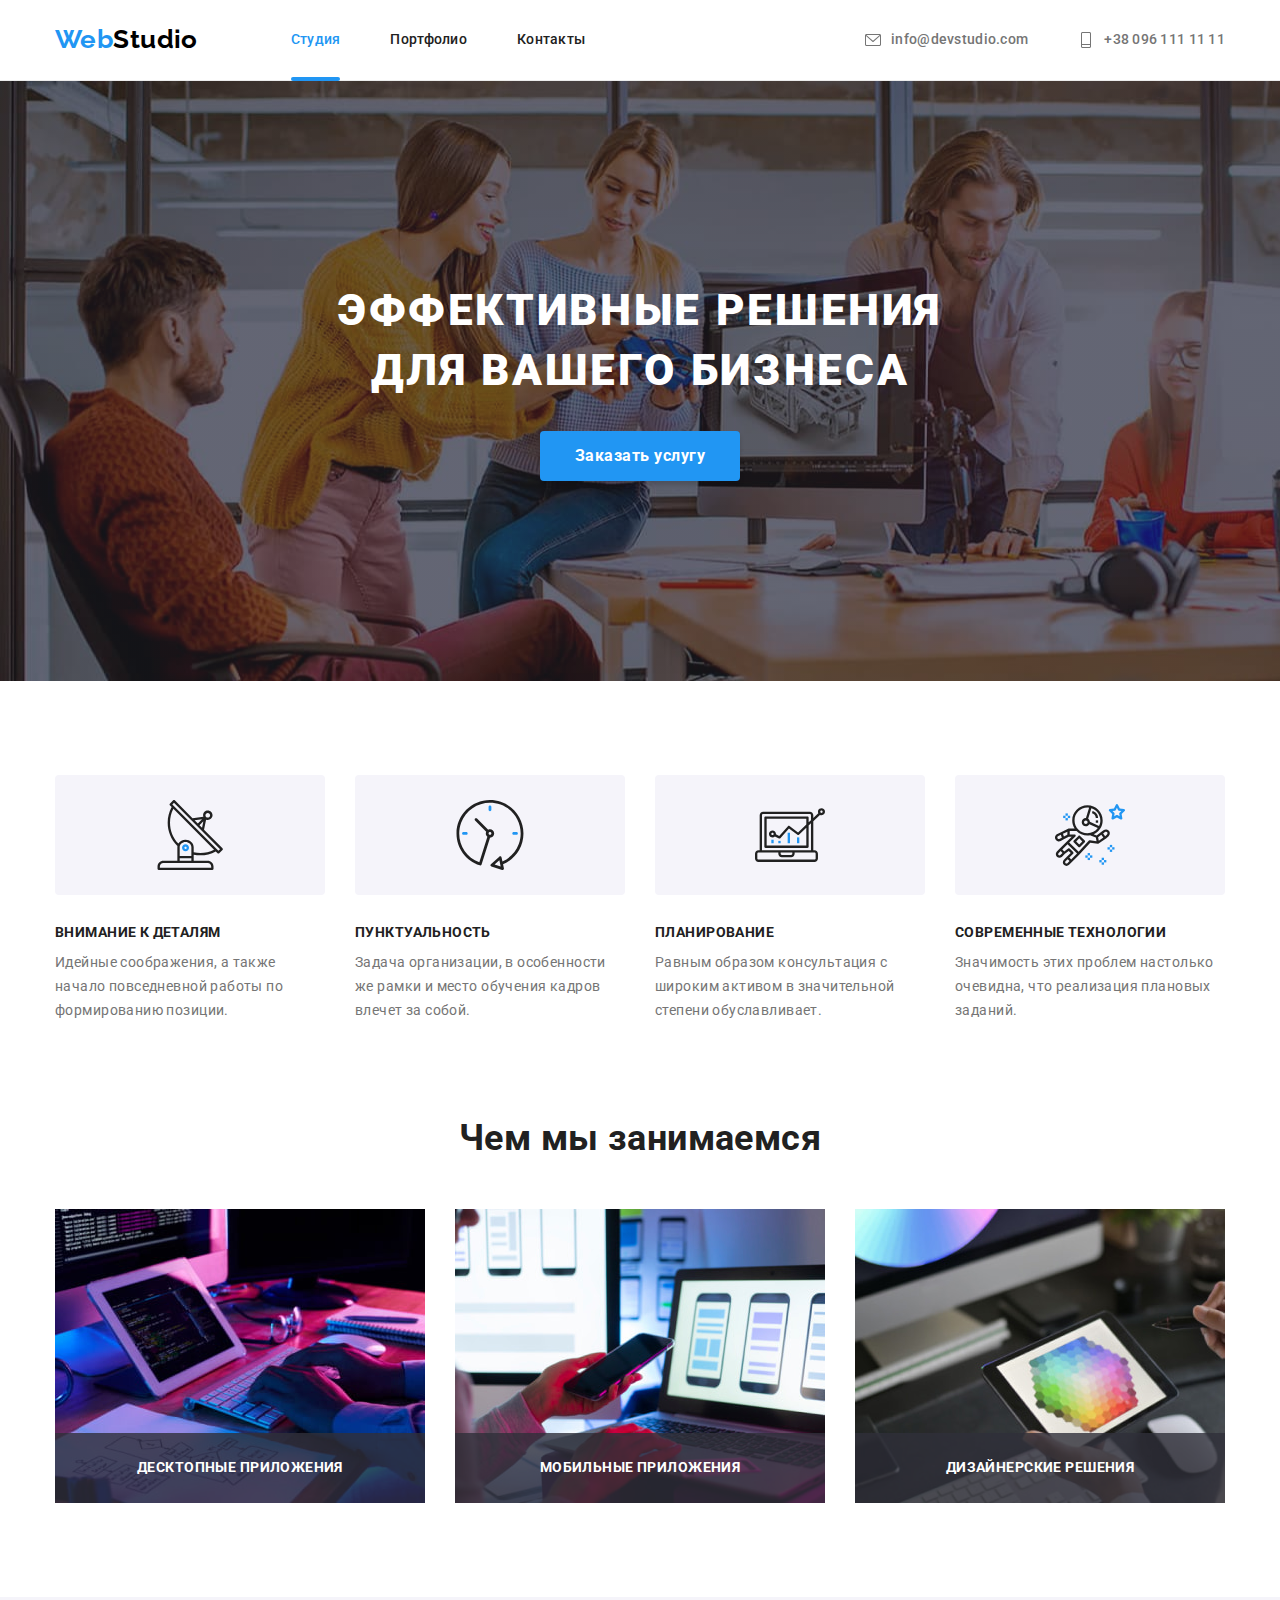
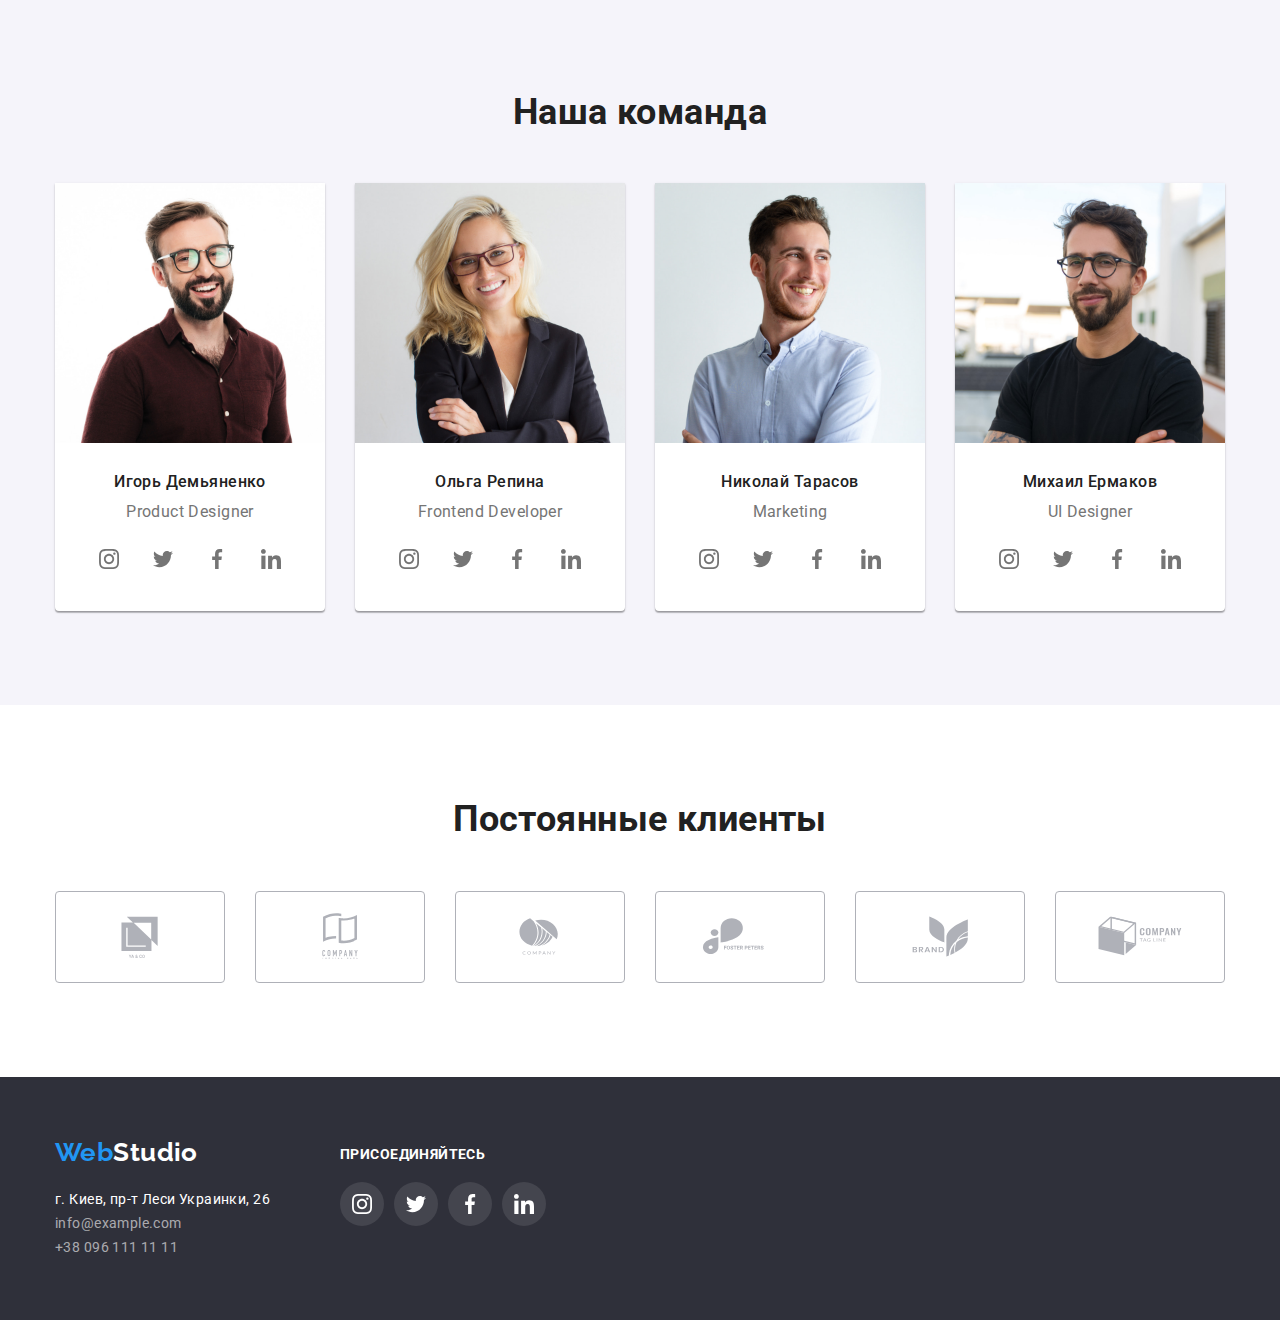
<file: index.html>
<!DOCTYPE html>
<html lang="ru">
	<head>
		<meta charset="UTF-8" />
		<meta http-equiv="X-UA-Compatible" content="IE=edge" />
		<meta name="viewport" content="width=device-width, initial-scale=1.0" />
		<title>Web Studio</title>
		<link rel="preconnect" href="https://fonts.googleapis.com" />
		<link rel="preconnect" href="https://fonts.gstatic.com" crossorigin />
		<link
			href="https://fonts.googleapis.com/css2?family=Raleway:wght@700&family=Roboto:wght@400;500;700;900&display=swap"
			rel="stylesheet"
		/>
		<link
			rel="stylesheet"
			href="https://cdnjs.cloudflare.com/ajax/libs/modern-normalize/1.1.0/modern-normalize.min.css"
		/>

		<link rel="stylesheet" href="./css/styles.css" />
	</head>

	<body>
		<!--шапка сайта-->
		<header class="header">
			<div class="container flex">
				<nav class="site-nav list">
					<a class="logo" href="./index.html"
						>Web<span class="logo-text">Studio</span></a
					>
					<ul class="list flex">
						<li class="item"><a class="link current" href="">Студия</a></li>
						<li class="item">
							<a class="link" href="./portfolio.html">Портфолио</a>
						</li>
						<li class="item"><a class="link" href="">Контакты</a></li>
					</ul>
				</nav>

				<div class="auth-nav">
					<ul class="list flex">
						<li class="item">
							<a class="link" href="emailto:info@devstudio.com">
								<svg class="icon-soh">
									<use href="./images/sprite.svg#mail"></use></svg
								>info@devstudio.com
							</a>
						</li>
						<li class="item">
							<a class="link" href="tel:+380961111111">
								<svg class="icon-soh">
									<use href="./images/sprite.svg#tel"></use>
								</svg>
								+38 096 111 11 11</a
							>
						</li>
					</ul>
				</div>
			</div>
		</header>
		<main>
			<!-- Герой -->

			<section class="hero">
				<div class="container">
					<h1 class="hero-title">Эффективные решения для вашего бизнеса</h1>
					<button class="button" data-modal-open>Заказать услугу</button>
				</div>
			</section>

			<!--преймушества benefits-->
			<section class="section">
				<div class="container">
					<h2 hidden>Преймушества</h2>

					<ul class="list benefits-flex">
						<li class="item-f">
							<div class="benefits-svg">
								<svg class="benefits-icon">
									<use href="./images/sprite.svg#antenna"></use>
								</svg>
							</div>
							<h3 class="section-title benefits">Внимание к деталям</h3>
							<p>
								Идейные соображения, а также начало повседневной работы по
								формированию позиции.
							</p>
						</li>
						<li class="item-f">
							<div class="benefits-svg">
								<svg class="benefits-icon">
									<use href="./images/sprite.svg#clock"></use>
								</svg>
							</div>
							<h3 class="section-title benefits">Пунктуальность</h3>
							<p>
								Задача организации, в особенности же рамки и место обучения
								кадров влечет за собой.
							</p>
						</li>
						<li class="item-f">
							<div class="benefits-svg">
								<svg class="benefits-icon">
									<use href="./images/sprite.svg#diagram"></use>
								</svg>
							</div>
							<h3 class="section-title benefits">Планирование</h3>
							<p class="test">
								Равным образом консультация с широким активом в значительной
								степени обуславливает.
							</p>
						</li>
						<li class="item-f">
							<div class="benefits-svg">
								<svg class="benefits-icon">
									<use href="./images/sprite.svg#astronaut"></use>
								</svg>
							</div>
							<h3 class="section-title benefits">Современные технологии</h3>
							<p>
								Значимость этих проблем настолько очевидна, что реализация
								плановых заданий.
							</p>
						</li>
					</ul>
				</div>
			</section>
			<!--Чем занимаемся-->
			<section class="section work">
				<div class="container">
					<h2 class="section-title primary">Чем мы занимаемся</h2>
					<ul class="list flex">
						<li class="item-work">
							<div class="product-thumb">
								<img
									src="./images/work-1.jpg"
									alt="верстка, дизайн, внешнее оформление"
									width="370"
									height="294"
								/>
								<p class="work-text">Десктопные приложения</p>
							</div>
						</li>
						<li class="item-work">
							<div class="product-thumb">
								<img
									src="./images/work-2.jpg"
									alt="Разработка моб. приложений"
									width="370"
									height="294"
								/>
								<p class="work-text">Мобильные приложения</p>
							</div>
						</li>
						<li class="item-work">
							<div class="product-thumb">
								<img
									src="./images/work-3.jpg"
									alt="выбор цвета на планшете"
									width="370"
									height="294"
								/>
								<p class="work-text">Дизайнерские решения</p>
							</div>
						</li>
					</ul>
				</div>
			</section>
			<!--команда-->
			<section class="section team">
				<div class="container">
					<h2 class="section-title primary">Наша команда</h2>
					<ul class="list flex">
						<li class="item-img">
							<img
								class="img"
								src="./images/taem-ihor.jpg"
								alt="Игорь Демьяненко"
								width="270"
								height="260"
							/>
							<div class="team-card">
								<h3 class="section-title team">Игорь Демьяненко</h3>
								<p class="team-text" lang="en">Product Designer</p>
								<ul class="soc-list">
									<li class="soc-item">
										<a href="" class="soc-link">
											<svg class="soc-icon">
												<use
													href="./images/sprite.svg#instagram"
													width="20"
													height="20"
												></use>
											</svg>
										</a>
									</li>
									<li class="soc-item">
										<a href="" class="soc-link">
											<svg class="soc-icon">
												<use href="./images/sprite.svg#twitter"></use>
											</svg>
										</a>
									</li>
									<li class="soc-item">
										<a href="" class="soc-link">
											<svg class="soc-icon">
												<use href="./images/sprite.svg#facebook"></use>
											</svg>
										</a>
									</li>
									<li class="soc-item">
										<a href="" class="soc-link">
											<svg class="soc-icon">
												<use href="./images/sprite.svg#linkedin"></use>
											</svg>
										</a>
									</li>
								</ul>
							</div>
						</li>
						<li class="item-img">
							<img
								class="img"
								src="./images/team-ola.jpg"
								alt="Ольга Репина"
								width="270"
								height="260"
							/>
							<div class="team-card">
								<h3 class="section-title team">Ольга Репина</h3>
								<p class="team-text" lang="en">Frontend Developer</p>
								<ul class="soc-list">
									<li class="soc-item">
										<a href="" class="soc-link">
											<svg class="soc-icon">
												<use
													href="./images/sprite.svg#instagram"
													width="20"
													height="20"
												></use>
											</svg>
										</a>
									</li>
									<li class="soc-item">
										<a href="" class="soc-link">
											<svg class="soc-icon">
												<use href="./images/sprite.svg#twitter"></use>
											</svg>
										</a>
									</li>
									<li class="soc-item">
										<a href="" class="soc-link">
											<svg class="soc-icon">
												<use href="./images/sprite.svg#facebook"></use>
											</svg>
										</a>
									</li>
									<li class="soc-item">
										<a href="" class="soc-link">
											<svg class="soc-icon">
												<use href="./images/sprite.svg#linkedin"></use>
											</svg>
										</a>
									</li>
								</ul>
							</div>
						</li>
						<li class="item-img">
							<img
								class="img"
								src="./images/team-niko.jpg"
								alt="Николай Тарасов"
								width="270"
								height="260"
							/>
							<div class="team-card">
								<h3 class="section-title team">Николай Тарасов</h3>
								<p class="team-text" lang="en">Marketing</p>
								<ul class="soc-list">
									<li class="soc-item">
										<a href="" class="soc-link">
											<svg class="soc-icon">
												<use
													href="./images/sprite.svg#instagram"
													width="20"
													height="20"
												></use>
											</svg>
										</a>
									</li>
									<li class="soc-item">
										<a href="" class="soc-link">
											<svg class="soc-icon">
												<use href="./images/sprite.svg#twitter"></use>
											</svg>
										</a>
									</li>
									<li class="soc-item">
										<a href="" class="soc-link">
											<svg class="soc-icon">
												<use href="./images/sprite.svg#facebook"></use>
											</svg>
										</a>
									</li>
									<li class="soc-item">
										<a href="" class="soc-link">
											<svg class="soc-icon">
												<use href="./images/sprite.svg#linkedin"></use>
											</svg>
										</a>
									</li>
								</ul>
							</div>
						</li>
						<li class="item-img">
							<img
								class="img"
								src="./images/team-misha.jpg"
								alt="Михаил Ермаков"
								width="270"
								height="260"
							/>
							<div class="team-card">
								<h3 class="section-title team">Михаил Ермаков</h3>
								<p class="team-text" lang="en">UI Designer</p>
								<ul class="soc-list">
									<li class="soc-item">
										<a href="" class="soc-link">
											<svg class="soc-icon">
												<use
													href="./images/sprite.svg#instagram"
													width="20"
													height="20"
												></use>
											</svg>
										</a>
									</li>
									<li class="soc-item">
										<a href="" class="soc-link">
											<svg class="soc-icon">
												<use href="./images/sprite.svg#twitter"></use>
											</svg>
										</a>
									</li>
									<li class="soc-item">
										<a href="" class="soc-link">
											<svg class="soc-icon">
												<use href="./images/sprite.svg#facebook"></use>
											</svg>
										</a>
									</li>
									<li class="soc-item">
										<a href="" class="soc-link">
											<svg class="soc-icon">
												<use href="./images/sprite.svg#linkedin"></use>
											</svg>
										</a>
									</li>
								</ul>
							</div>
						</li>
					</ul>
				</div>
			</section>
			<!-- Клиенты -->
			<section class="clients">
				<div class="container">
					<h2 class="clients-title">Постоянные клиенты</h2>
					<ul class="clients-list">
						<li class="clients-item">
							<a href="" class="link">
								<svg class="icon">
									<use href="./images/sprite.svg#client1"></use></svg
							></a>
						</li>
						<li class="clients-item">
							<a href="" class="link">
								<svg class="icon">
									<use href="./images/sprite.svg#сlient2"></use></svg
							></a>
						</li>
						<li class="clients-item">
							<a href="" class="link">
								<svg class="icon">
									<use href="./images/sprite.svg#client3"></use>
								</svg>
							</a>
						</li>
						<li class="clients-item">
							<a href="" class="link">
								<svg class="icon">
									<use href="./images/sprite.svg#client4"></use>
								</svg>
							</a>
						</li>
						<li class="clients-item">
							<a href="" class="link">
								<svg class="icon">
									<use href="./images/sprite.svg#client5"></use></svg
							></a>
						</li>
						<li class="clients-item">
							<a href="" class="link">
								<svg class="icon">
									<use href="./images/sprite.svg#client6"></use></svg
							></a>
						</li>
					</ul>
				</div>
			</section>
		</main>
		<!-- подвал сайта -->
		<footer class="footer">
			<div class="container">
				<div class="flex-content">
					<div class="logo-address">
						<a class="logo" href="./index.html"
							>Web<span class="logo-text">Studio</span></a
						>
						<address class="auth-nav address">
							<ul class="list">
								<li>
									<a
										class="link-gm"
										href="https://goo.gl/maps/qnMu7uc59vrPXKZr5"
										>г. Киев, пр-т Леси Украинки, 26
									</a>
								</li>
								<li>
									<a
										class="footer-link margin"
										href="mailto:info@devstudio.com"
									>
										info@example.com</a
									>
								</li>
								<li>
									<a class="footer-link" href="tel:+380961111111"
										>+38 096 111 11 11</a
									>
								</li>
							</ul>
						</address>
					</div>
					<div class="follow">
						<h2 class="follow-title">присоединяйтесь</h2>
						<ul class="soc-list">
							<li class="soc-item">
								<a href="" class="soc-link">
									<svg class="soc-icon">
										<use href="./images/sprite.svg#instagram"></use>
									</svg>
								</a>
							</li>
							<li class="soc-item">
								<a href="" class="soc-link">
									<svg class="soc-icon">
										<use href="./images/sprite.svg#twitter"></use>
									</svg>
								</a>
							</li>
							<li class="soc-item">
								<a href="" class="soc-link">
									<svg class="soc-icon">
										<use href="./images/sprite.svg#facebook"></use>
									</svg>
								</a>
							</li>
							<li class="soc-item">
								<a href="" class="soc-link">
									<svg class="soc-icon">
										<use href="./images/sprite.svg#linkedin"></use>
									</svg>
								</a>
							</li>
						</ul>
					</div>
				</div>
			</div>
		</footer>
		<div class="backdrop is-hidden" data-modal>
			<div class="modal">
				<svg class="icon" data-modal-close>
					<use href="./images/sprite.svg#close"></use>
				</svg>
			</div>
		</div>
		<script src="./js/modal.js"></script>
	</body>
</html>
</file>
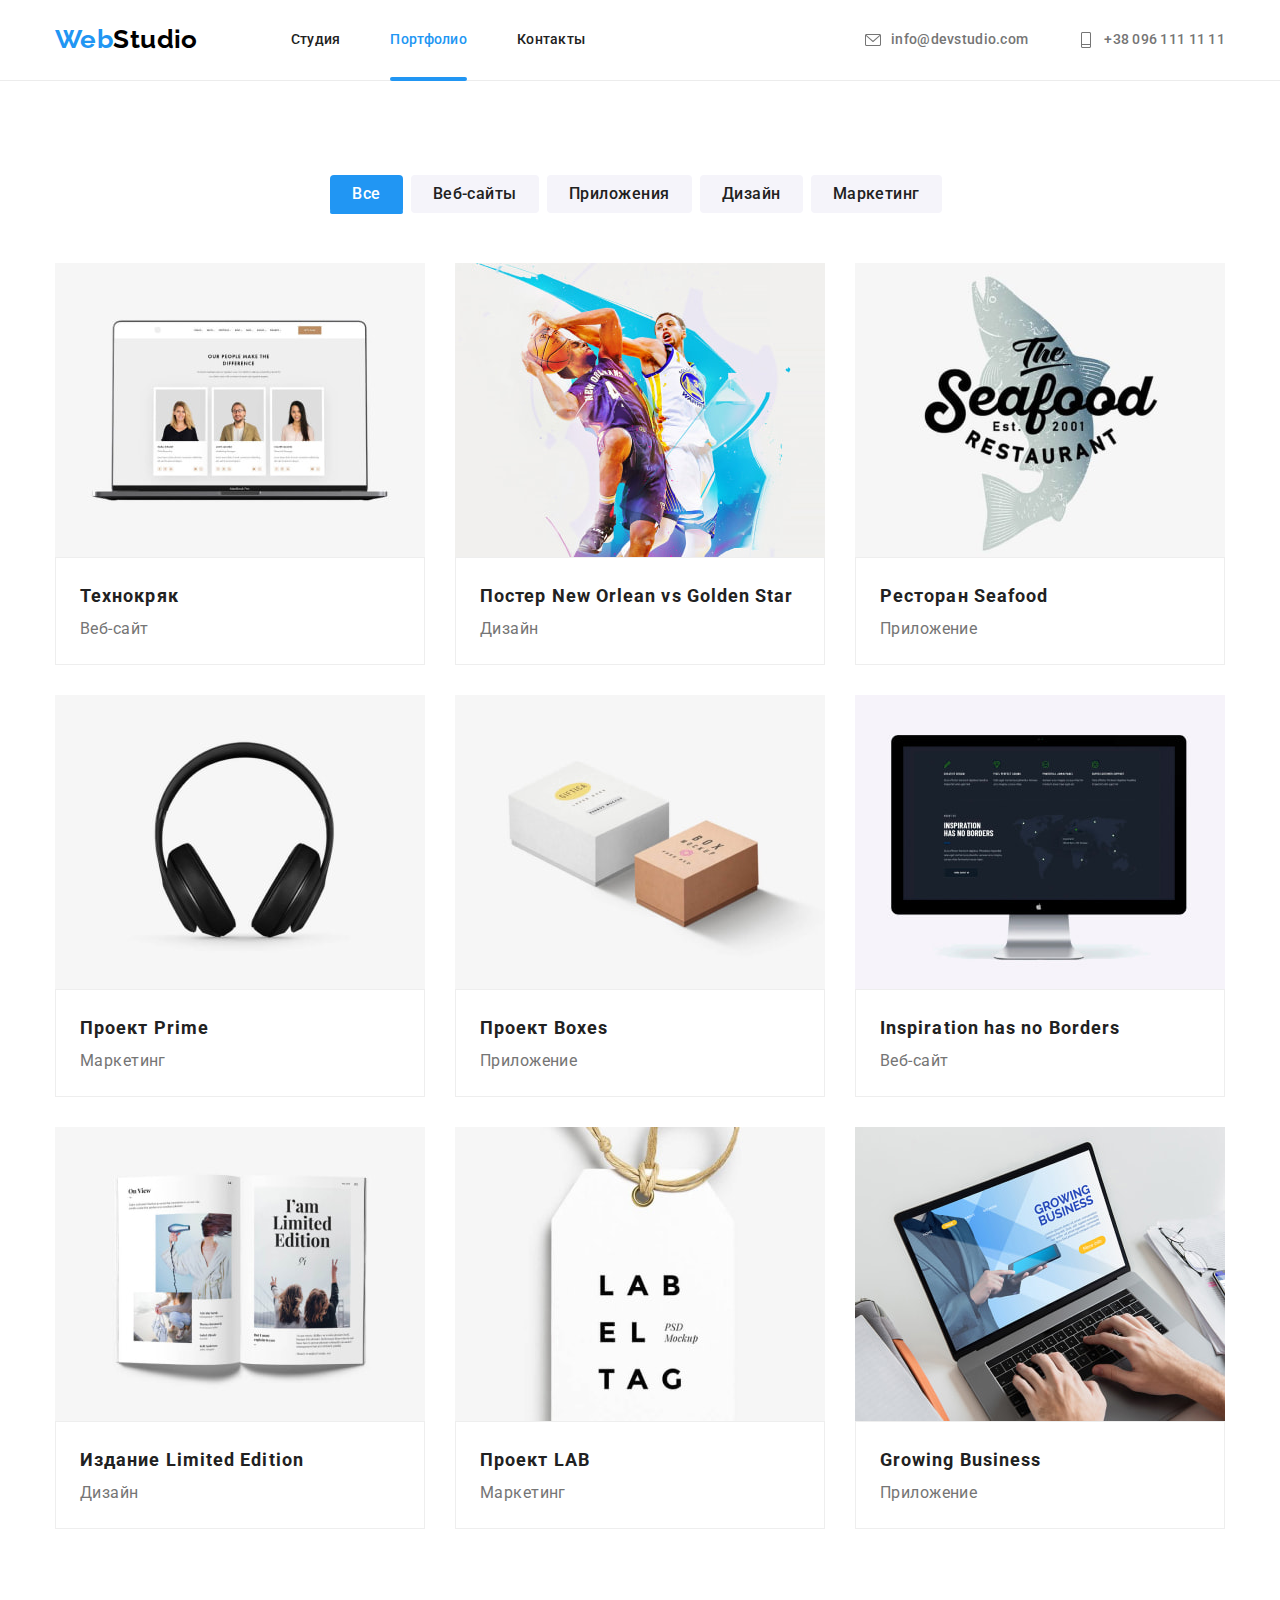
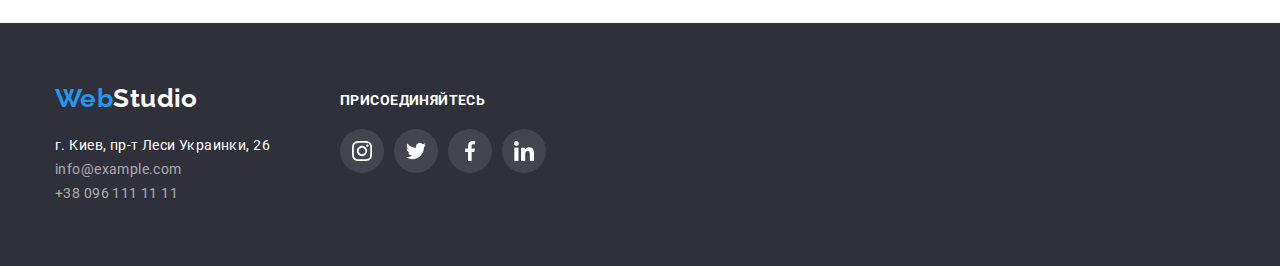
<file: portfolio.html>
<!DOCTYPE html>
<html lang="ru">
	<head>
		<meta charset="UTF-8" />
		<meta http-equiv="X-UA-Compatible" content="IE=edge" />
		<meta name="viewport" content="width=device-width, initial-scale=1.0" />
		<title>Web Studio</title>
		<link rel="preconnect" href="https://fonts.googleapis.com" />
		<link rel="preconnect" href="https://fonts.gstatic.com" crossorigin />
		<link
			href="https://fonts.googleapis.com/css2?family=Raleway:wght@700&family=Roboto:wght@400;500;700;900&display=swap"
			rel="stylesheet"
		/>
		<link
			rel="stylesheet"
			href="https://cdnjs.cloudflare.com/ajax/libs/modern-normalize/1.1.0/modern-normalize.min.css"
		/>

		<link rel="stylesheet" href="./css/styles.css" />
	</head>

	<body>
		<!--шапка сайта-->
		<header class="header">
			<div class="container flex">
				<nav class="site-nav list">
					<a class="logo" href="./index.html"
						>Web<span class="logo-text">Studio</span></a
					>
					<ul class="list flex">
						<li class="item"><a class="link" href="./index.html">Студия</a></li>
						<li class="item">
							<a class="link current" href="">Портфолио</a>
						</li>
						<li class="item"><a class="link" href="">Контакты</a></li>
					</ul>
				</nav>

				<div class="auth-nav">
					<ul class="list flex">
						<li class="item">
							<a class="link" href="emailto:info@devstudio.com">
								<svg class="icon-soh">
									<use href="./images/sprite.svg#mail"></use></svg
								>info@devstudio.com
							</a>
						</li>
						<li class="item">
							<a class="link" href="tel:+380961111111">
								<svg class="icon-soh">
									<use href="./images/sprite.svg#tel"></use>
								</svg>
								+38 096 111 11 11</a
							>
						</li>
					</ul>
				</div>
			</div>
		</header>
		<main>
			<section class="section">
				<div class="container">
					<h1 hidden>Примеры работ студии</h1>
					<!-- кнопки -->
					<ul class="list portfolio-list">
						<li class="button-flex">
							<button type="button" class="button current">Все</button>
						</li>
						<li class="button-flex">
							<button type="button" class="button">Веб-сайты</button>
						</li>
						<li class="button-flex">
							<button type="button" class="button">Приложения</button>
						</li>
						<li class="button-flex">
							<button type="button" class="button">Дизайн</button>
						</li>
						<li class="button-flex">
							<button type="button" class="button">Маркетинг</button>
						</li>
					</ul>
					<!-- Карточки портфолио -->
					<ul class="list portfolio-flex">
						<li class="list-img">
							<a class="link-portfolio" href="">
								<div class="card-thumb">
									<img
										class="img-portfolio"
										src="./images/portfolio/port-1.jpg"
										alt="Веб-сайт"
										height="294"
										width="370"
									/>
									<p class="card-text">
										Ресурс предлагает комплексные предложения с разным уровнем
										функционала и сервисов. Все это позволит посетителю получить
										исчерпывающие сведения о компании или частном лице.
									</p>
								</div>
								<div class="card-content">
									<h2 class="section-title portfolio">Технокряк</h2>
									<p class="portfolio-text">Веб-сайт</p>
								</div>
							</a>
						</li>
						<li class="list-img">
							<a class="link-portfolio" href="">
								<div class="card-thumb">
									<img
										class="img-portfolio"
										src="./images/portfolio/port-2.jpg"
										alt="Постер New Orlean vs
							Golden Star"
										height="294"
										width="370"
									/>
									<p class="card-text">
										Ресурс предлагает комплексные предложения с разным уровнем
										функционала и сервисов. Все это позволит посетителю получить
										исчерпывающие сведения о компании или частном лице.
									</p>
								</div>
								<div class="card-content">
									<h2 class="section-title portfolio">
										Постер New Orlean vs Golden Star
									</h2>
									<p class="portfolio-text">Дизайн</p>
								</div>
							</a>
						</li>
						<li class="list-img">
							<a class="link-portfolio" href="">
								<div class="card-thumb">
									<img
										class="img-portfolio"
										src="./images/portfolio/port-3.jpg"
										alt="Приложение Ресторан
							Seafood"
										height="294"
										width="370"
									/>
									<p class="card-text">
										Ресурс предлагает комплексные предложения с разным уровнем
										функционала и сервисов. Все это позволит посетителю получить
										исчерпывающие сведения о компании или частном лице.
									</p>
								</div>
								<div class="card-content">
									<h2 class="section-title portfolio">Ресторан Seafood</h2>
									<p class="portfolio-text">Приложение</p>
								</div>
							</a>
						</li>
						<li class="list-img">
							<a class="link-portfolio" href="">
								<div class="card-thumb">
									<img
										class="img-portfolio"
										src="./images/portfolio/port-4.jpg"
										alt="Проект Prime"
										height="294"
										width="370"
									/>
									<p class="card-text">
										Ресурс предлагает комплексные предложения с разным уровнем
										функционала и сервисов. Все это позволит посетителю получить
										исчерпывающие сведения о компании или частном лице.
									</p>
								</div>
								<div class="card-content">
									<h2 class="section-title portfolio">Проект Prime</h2>
									<p class="portfolio-text">Маркетинг</p>
								</div>
							</a>
						</li>
						<li class="list-img">
							<a class="link-portfolio" href="">
								<div class="card-thumb">
									<img
										class="img-portfolio"
										src="./images/portfolio/port-5.jpg"
										alt="Проект Boxes"
										height="294"
										width="370"
									/>
									<p class="card-text">
										Ресурс предлагает комплексные предложения с разным уровнем
										функционала и сервисов. Все это позволит посетителю получить
										исчерпывающие сведения о компании или частном лице.
									</p>
								</div>

								<div class="card-content">
									<h2 class="section-title portfolio">Проект Boxes</h2>
									<p class="portfolio-text">Приложение</p>
								</div>
							</a>
						</li>
						<li class="list-img">
							<a class="link-portfolio" href="">
								<div class="card-thumb">
									<img
										class="img-portfolio"
										src="./images/portfolio/port-6.jpg"
										alt="Inspiration has no
							Borders"
										height="294"
										width="370"
									/>
									<p class="card-text">
										Ресурс предлагает комплексные предложения с разным уровнем
										функционала и сервисов. Все это позволит посетителю получить
										исчерпывающие сведения о компании или частном лице.
									</p>
								</div>

								<div class="card-content">
									<h2 class="section-title portfolio">
										Inspiration has no Borders
									</h2>
									<p class="portfolio-text">Веб-сайт</p>
								</div>
							</a>
						</li>
						<li class="list-img">
							<a class="link-portfolio" href="">
								<div class="card-thumb">
									<img
										class="img-portfolio"
										src="./images/portfolio/port-7.jpg"
										alt="Издание Limited
							Edition"
										height="294"
										width="370"
									/>
									<p class="card-text">
										Ресурс предлагает комплексные предложения с разным уровнем
										функционала и сервисов. Все это позволит посетителю получить
										исчерпывающие сведения о компании или частном лице.
									</p>
								</div>

								<div class="card-content">
									<h2 class="section-title portfolio">
										Издание Limited Edition
									</h2>
									<p class="portfolio-text">Дизайн</p>
								</div>
							</a>
						</li>
						<li class="list-img">
							<a class="link-portfolio" href="">
								<div class="card-thumb">
									<img
										class="img-portfolio"
										src="./images/portfolio/port-8.jpg"
										alt="Проект LAB"
										height="294"
										width="370"
									/>
									<p class="card-text">
										Ресурс предлагает комплексные предложения с разным уровнем
										функционала и сервисов. Все это позволит посетителю получить
										исчерпывающие сведения о компании или частном лице.
									</p>
								</div>

								<div class="card-content">
									<h2 class="section-title portfolio">Проект LAB</h2>
									<p class="portfolio-text">Маркетинг</p>
								</div>
							</a>
						</li>
						<li class="list-img">
							<a class="link-portfolio" href="">
								<div class="card-thumb">
									<img
										class="img-portfolio"
										src="./images/portfolio/port-9.jpg"
										alt="Growing
									Business"
										height="294"
										width="370"
									/>
									<p class="card-text">
										Ресурс предлагает комплексные предложения с разным уровнем
										функционала и сервисов. Все это позволит посетителю получить
										исчерпывающие сведения о компании или частном лице.
									</p>
								</div>

								<div class="card-content">
									<h2 class="section-title portfolio">Growing Business</h2>
									<p class="portfolio-text">Приложение</p>
								</div>
							</a>
						</li>
					</ul>
				</div>
			</section>
		</main>
		<!-- подвал сайта -->
		<footer class="footer">
			<div class="container">
				<div class="flex-content">
					<div class="logo-address">
						<a class="logo" href="./index.html"
							>Web<span class="logo-text">Studio</span></a
						>
						<address class="auth-nav address">
							<ul class="list">
								<li>
									<a
										class="link-gm"
										href="https://goo.gl/maps/qnMu7uc59vrPXKZr5"
										>г. Киев, пр-т Леси Украинки, 26
									</a>
								</li>
								<li>
									<a
										class="footer-link margin"
										href="mailto:info@devstudio.com"
									>
										info@example.com</a
									>
								</li>
								<li>
									<a class="footer-link" href="tel:+380961111111"
										>+38 096 111 11 11</a
									>
								</li>
							</ul>
						</address>
					</div>
					<div class="follow">
						<h2 class="follow-title">присоединяйтесь</h2>
						<ul class="soc-list">
							<li class="soc-item">
								<a href="" class="soc-link">
									<svg class="soc-icon">
										<use href="./images/sprite.svg#instagram"></use>
									</svg>
								</a>
							</li>
							<li class="soc-item">
								<a href="" class="soc-link">
									<svg class="soc-icon">
										<use href="./images/sprite.svg#twitter"></use>
									</svg>
								</a>
							</li>
							<li class="soc-item">
								<a href="" class="soc-link">
									<svg class="soc-icon">
										<use href="./images/sprite.svg#facebook"></use>
									</svg>
								</a>
							</li>
							<li class="soc-item">
								<a href="" class="soc-link">
									<svg class="soc-icon">
										<use href="./images/sprite.svg#linkedin"></use>
									</svg>
								</a>
							</li>
						</ul>
					</div>
				</div>
			</div>
		</footer>
	</body>
</html>
</file>
<file: css/styles.css>
/* color: #212121;=> цвет заголовков
color: #757575;=> основной текст 
color: #FFFFFF;=> секция герой, футер лого и ссылка на локальный адрес
color: rgba(255, 255, 255, 0.6); => футер ссылки 
color: #2196F3=> состояние :hover и :focus
( часть лого Web)
background: #2196F3; Интарктивные части 
color: #188ce8; 


*/
:root {
	--anmation: 250ms cubic-bezier(0.4, 0, 0.2, 1);
	--primary-text-color: #757575;
	--title-text-color: #212121;
	--accent-color: #2196f3;
	--primary-white-color: #ffffff;
	--primary-bg-color: #f5f4fa;
	--bgc-color-section: #2f303a;
	--background-color-primary: #e5e5e5;
	--logo-color: #000000;
	--text-color-a-canal: rgba(255, 255, 255, 0.6);
	--card-set-gap: 30px;
}
body {
	color: var(--primary-text-color);
	background-color: var(--primary-white-color);
	font-family: Roboto, sans-serif;
	letter-spacing: 0.03em;
	font-size: 14px;
	line-height: 1.71;
	font-weight: 400;
}
h1,
h2,
h3,
p {
	margin: 0;
	padding: 0;
}
ol,
ul {
	list-style: none;
	padding: 0;
	margin: 0;
}
img{
	display: block;
}
.container {
	
	width: 1200px;
	padding-left: 15px;
	padding-right: 15px;
	margin-right: auto;
	margin-left: auto;
}
.section {
	padding-top: 94px;
	padding-bottom: 94px;
}
/* header */
.header {
	border-bottom: 1px solid #ececec;
}
.container.flex {
	display: flex;
	align-items: center;
}
/* логотип */
.logo {
	display: flex;
	align-items: center;
	margin-right: 93px;
	color: var(--accent-color);
	font-family: Raleway, sans-serif;
	font-weight: 700;
	font-size: 26px;
	line-height: 1.2;
	text-decoration: none;
}
.logo-text {
	color: var(--logo-color);
}

/* site-nav */
.list.flex {
	display: flex;
}
.site-nav.list {
	display: flex;
}
.list .item:not(:last-child) {
	margin-right: 50px;
}
.site-nav .link {
	display: block;
	padding-top: 32px;
	padding-bottom: 32px;

	color: var(--title-text-color);

	font-weight: 500;
	line-height: 1.14;
	letter-spacing: 0.02em;
	text-decoration: none;
	transition: color var(--anmation) ;
}
.site-nav .link:hover,
.site-nav .link:focus {
	color: var(--accent-color);
}
.site-nav .link.current {
	color: var(--accent-color);
}
/* телефон эмейл */
.icon-soh {
	display: block;
	fill: currentcolor; 
	height: 16px;
	width: 16px;
	justify-content: center;
	margin-right: 10px;
}

.icon-soh:hover,
.icon-soh:focus {
	fill: var(--accent-color);
}
.auth-nav .list .link {
	display: flex;
}
.auth-nav {
	margin-left: auto;
	df
}
.auth-nav .link {
	display: block;
	padding-top: 32px;
	padding-bottom: 32px;
	color: var(--primary-text-color);

	font-weight: 500;
	line-height: 1.14;
	letter-spacing: 0.02em;
	text-decoration: none;
	transition: color var(--anmation) ;
}
.auth-nav .link:hover,
.auth-nav .link:focus,
.auth-nav .link .footer-text:hover,
.auth-nav .link .footer-text:focus {
	color: var(--accent-color);
}
/* Заголовки */
.section-title {
	color: var(--title-text-color);
}
.section-title.primary {
	margin-bottom: 50px;
	font-weight: 700;
	font-size: 36px;
	line-height: 1.17;
	text-align: center;
}

/* Hero */
.hero-title {
	max-width: 650px;
	margin: 0 auto;
	margin-bottom: 30px;

	color: var(--primary-white-color);

	font-weight: 900;
	font-size: 44px;
	line-height: 1.36;
	text-transform: uppercase;

	letter-spacing: 0.06em;
}
.hero {
	padding: 200px 0;
	background-color: var(--bgc-color-section);
	text-align: center;
}
.hero {
	padding-top: 200px;
	padding-bottom: 200px;
	margin-left: auto;
	margin-right: auto;
}

.hero {
	background-image: linear-gradient(
			rgba(47, 48, 58, 0.4),
			rgba(47, 48, 58, 0.4)
		),
		url(../images/backgroundImg.jpg);

	
	max-width: 1600px;
}
/* benefits преймушества  */
.list.benefits-flex {
	flex-wrap: wrap;
	display: flex;
}
.section-title.benefits {
	margin-bottom: 10px;
	font-weight: 700;
	font-size: 14px;
	line-height: 1.14;
	text-transform: uppercase;
}
.item-f {
	width: 270px;
	margin-right: 30px;
}
.item-f:last-child {
	margin-right: 0;
}
.benefits-svg {
	display: flex;
	border: 1px solid rgba(0, 0, 0, 1) transparent;
	border-radius: 4px;
	width: 270px;
	height: 120px;
	margin-bottom: 30px;
	background-color: var(--primary-bg-color);
	justify-content: center;
	align-items: center;
}
.benefits-icon {
	width: 70px;
	height: 70px;
}
/* team */
.section-title.team {
	margin-bottom: 10px;
	font-weight: 500;
	font-size: 16px;
	line-height: 1.18;
}
.img {
	display: block;
}
.team-text {
	margin-bottom: 16px;
	font-size: 16px;
	line-height: 1.2;
}
.team-card {
	padding-bottom: 30px;
	padding-top: 30px;
}
/* сылки на соц сети команды */
.soc-list {
	display: flex;
	justify-content: center;
}
.soc-list .soc-item + .soc-item {
	margin-left: 10px;
}

.soc-item{
	display: flex;
	border-radius: 50%;
	transition: background-color var(--anmation);
}

.soc-link {
	display: flex;
	color: var(--primary-text-color);
		width: 44px;
	height: 44px;
	justify-content: center;
	align-items: center;
	transition: color var(--anmation), ;
}

.soc-list .soc-icon {
	display: block;
	width: 20px;
	height: 20px;

	fill: currentColor;
}
.soc-link:hover,
.soc-link:focus{
	color: var(--primary-white-color);

}
.soc-item:hover,
.soc-item:focus{
		background-color:var(--accent-color);
			

}
/* work */
.work-text{
	background: rgba(47, 48, 58, 0.8);
	color: var(--primary-white-color);

position: absolute;
width: 370px;
padding-top: 27px;
padding-bottom: 27px;
bottom: 0;	
display: flex;
justify-content: center;
text-align: center;



font-weight: 700;
font-size: 14px;
line-height: 1.14;
text-transform: uppercase;
}

.product-thumb{
	position: relative;
}
.section.work {
	
	padding-top: 0;
}
.item-work {
	
	
	margin-right: 30px;
}
.list.flex .item-work:last-child {
	
	margin-right: 0;
}
/* клиенты */
.clients {
	padding-top: 94px;
	padding-bottom: 94px;
}

.clients-title {
	margin-bottom: 50px;
	color: var(--title-text-color);

	font-weight: 700;
	font-size: 36px;
	line-height: 1.16;
	text-align: center;
}

.clients-list {
	display: flex;
}

.clients-item {
	display: flex;
	justify-content: center;
	align-items: center;
	width: 100%;
	height: 100%;
	margin-right: 30px;
}

.clients-item:last-child {
	margin-right: 0;
}
.clients-list .link {
	display: flex;
	border: 1px solid #afb1b8;
	border-radius: 4px;
	width: 170px;
	height: 92px;
	justify-content: center;
	align-items: center;
	transition: var(--anmation);
}

.clients-list .link:hover .icon,
.clients-list .link:focus .icon {
	fill: var(--accent-color);
}

.clients-list .link:hover,
.clients-list .link:focus {
	border-color: var(--accent-color);
}

.clients-item .icon {
	display: block;
	
	fill: #afb1b8;
	
}

/* КНОПКИ button */
.hero .button {
	border: none;
	padding: 10px 32px;
	background-color: var(--accent-color);
	color: var(--primary-white-color);
	font-weight: 700;
	font-size: 16px;
	line-height: 1.88;
	min-width: 200px;
	box-shadow: 0px 4px 4px rgba(0, 0, 0, 0.15);
	transition:  var(--anmation);
}
.hero .button:hover,
.hero .button:focus {
	background-color: #188ce8;
	box-shadow: 0px 4px 4px rgba(0, 0, 0, 0.15);
}
.button {
	display: inline-block;
	padding: 6px 22px;
	background: var(--primary-bg-color);
	color: var(--title-text-color);
	font-family: 'Roboto';
	font-weight: 500;
	font-size: 16px;
	line-height: 1.62;
	letter-spacing: 0.03em;
	text-decoration: none;
	cursor: pointer;
	border-radius: 4px;
	transition: background-color var(--anmation), color var(--anmation); 
}
.button:hover,
.button:focus {
	background-color: var(--accent-color);
	color: var(--primary-white-color);
	box-shadow: 0px 3px 1px rgba(0, 0, 0, 0.1), 0px 1px 2px rgba(0, 0, 0, 0.08), 0px 2px 2px rgba(0, 0, 0, 0.12);
}
.button.current {
	background-color: var(--accent-color);
	color: var(--primary-white-color);
}
.button-flex .button {
	margin-right: 8px;
	border: none;
}
/* FUTER */
/* физический адрес */
.link-gm {
	color: var(--primary-white-color);
	margin-bottom: 9px;
	font-style: normal;
	text-decoration: none;
}
.footer .container .logo {
	margin-bottom: 20px;
}
.footer {
	background-color: var(--bgc-color-section);
	padding-top: 60px;
	padding-bottom: 60px;
}
.footer .container .auth-nav {
	display: block;
}
.footer .logo-text {
	color: var(--primary-white-color);
}
.footer-link {
	color: var(--text-color-a-canal);

	font-style: normal;
	font-weight: 400;
	text-decoration: none;
}
.footer-link.margin {
	margin-bottom: 9px;
}
/* картинки фон */
.item-img {
	box-shadow: 0px 1px 3px rgba(0, 0, 0, 0.12), 0px 1px 1px rgba(0, 0, 0, 0.14),
		0px 2px 1px rgba(0, 0, 0, 0.2);
	border-radius: 0px 0px 4px 4px;

	margin-right: 30px;
	background-color: var(--primary-white-color);
	text-align: center;
}
.list.flex .item-img:last-child {
	margin-right: 0;
}
.section.team {
	background: var(--primary-bg-color);
}
/* portfolio */
.section-title.portfolio {
	font-weight: 700;
	font-size: 18px;
	line-height: 2;
	letter-spacing: 0.06em;
}
.portfolio-text {
	color: var(--primary-text-color);
	font-size: 16px;
	line-height: 1.88;
}
.link-portfolio {
	text-decoration: none;
	display: block;
	
}
.link-portfolio:hover{
box-shadow: 0px 1px 1px rgba(0, 0, 0, 0.12), 0px 4px 4px rgba(0, 0, 0, 0.06), 1px 4px 6px rgba(0, 0, 0, 0.16);
}
.list.portfolio-flex {
	display: flex;
	flex-wrap: wrap;
	margin-top: 50px;
}
.list.portfolio-list {
	justify-content: center;
	display: flex;
}
.card-content {
	padding-left: 24px;
	padding-right: 24px;
	padding-top: 20px;
	padding-bottom: 20px;
	border: 1px solid #eeeeee;
}
.img-portfolio {
	display: block;
}
.list-img {
	margin-right: 30px;
	margin-bottom: 30px;
}
.list.portfolio-flex .list-img:nth-child(3n + 3) {
	margin-right: 0px;
}
.list.portfolio-flex .list-img:nth-child(n + 6) {
	margin-bottom: 0px;
}
/* оверлей */

.card-text{
position: absolute;

	padding: 63px 24px;
	background-color: rgba(33, 150, 243, 0.9);
color: var(--primary-white-color);	
font-size: 18px; 
line-height: 1.56;
transform: translateY(410px);
transition: transform var(--anmation);

}
.link-portfolio:hover .card-text,
.link-portfolio:focus .card-text{
	transform: translateY(0);
}

.card-thumb{
	position: relative;
	display: flex;
overflow: hidden;
}

/* подпишись, follow */
.follow .soc-link{
	background-color: rgba(255, 255, 255, 0.1);
	border-radius: 50%;
	transition: background-color var(--accent-color);;
}
.follow .soc-link:hover,
.follow .soc-link:focus
{
	background-color: var(--accent-color);
}
.follow .soc-icon{
	fill: var(--primary-white-color);
}
.follow-title{
	margin-top: 10px;
margin-bottom: 20px;
font-weight: 700;
font-size: 14px;
line-height: 1.14;

text-transform: uppercase;

color: var(--primary-white-color);
}

.flex-content{
	display: inline-flex;
    
}
.footer .logo{
	margin: 0;
}
.auth-nav.address{
	margin-right: 70px;
}
/* модальное окно */
.backdrop{
	position: fixed;
	top: 0;
	left: 0;
	width: 100%;
	height: 100%;
	background: rgba(0, 0, 0, 0.2);

	opacity: 1;
	transition: opacity var(--anmation);
}
.backdrop.is-hidden {
opacity: 0;
pointer-events: none;
}
.backdrop.is-hidden .modal{
	transform: scale(0.9) translate(-50%,-50%);
}
.modal{
position: absolute;
top: 50%;
left: 50%;
transform: scale(1) translate(-50%,-50%);

transition: transform var(--anmation);
	min-width: 528px;
	min-height: 581px;
	
	background-color: #fff;

}
.modal .icon{
	position: absolute;
		top: 8px;
		right: 8px;
		width: 30px;
		height: 30px;

		cursor: pointer;
}
/* подчеркивание текушей страницы */

.current::after {
    content: " ";
    position: absolute;
    bottom: -1px;
    left: 0;
    width: 100%;
    height: 4px;
    border-radius: 4px;
    background-color: var(--accent-color);
}
.current{
	position: relative;
}
</file>
